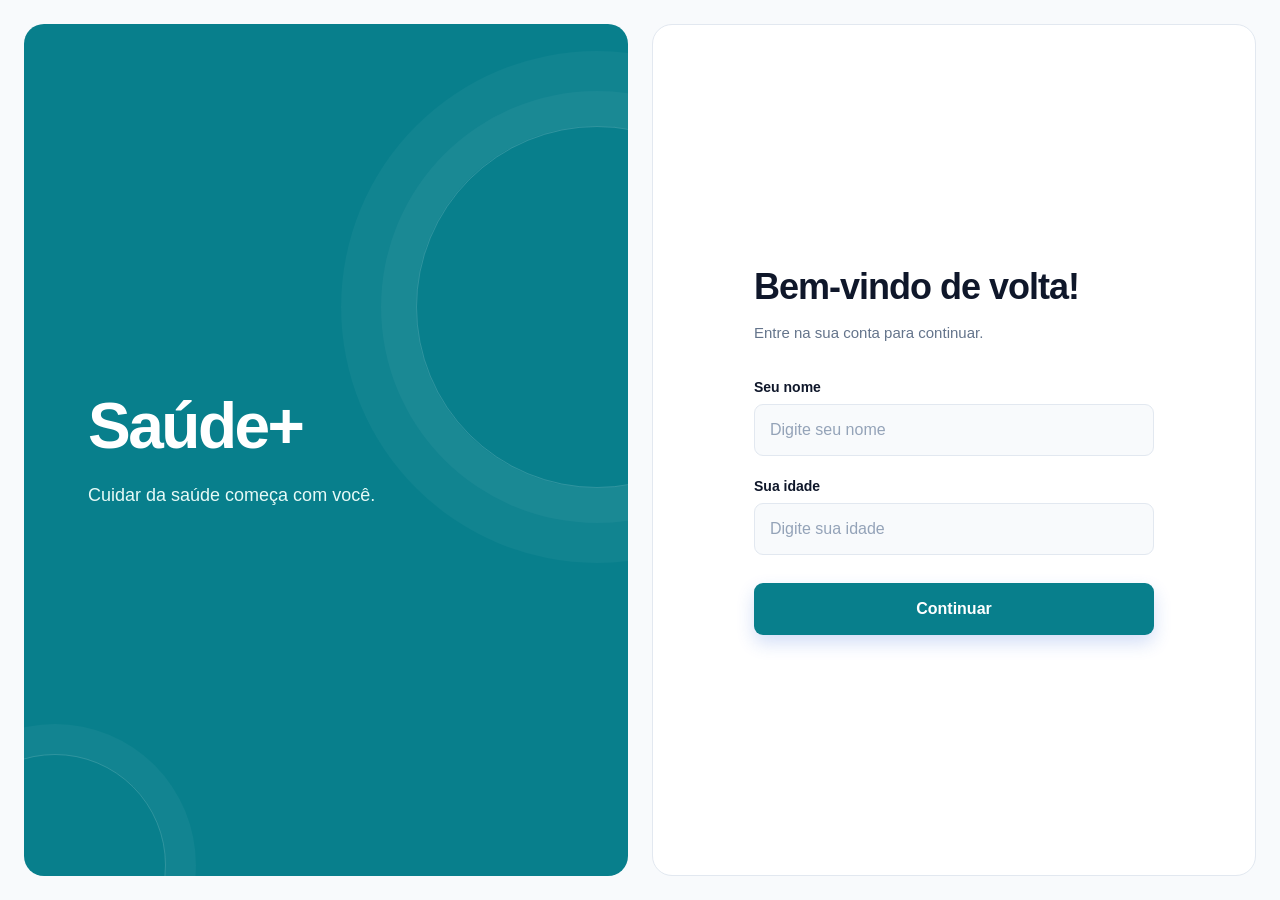
<file: index.html>
<!DOCTYPE html>
<html lang="pt-BR">
<head>
    <meta charset="UTF-8">
    <meta name="viewport" content="width=device-width, initial-scale=1.0">
    <title>Entrar | Saúde+</title>
    <link rel="stylesheet" href="global.css">
    <script src="login.js" defer></script>
</head>
<body>
    
<main class="login-container">

    <section class="login-apresentacao">
        <h1>Saúde+</h1>
        <p>Cuidar da saúde começa com você.</p>
    </section>

    
<section class="login-formulario">
    <div class="login-conteudo">
        <h2>Bem-vindo de volta!</h2>
        <p>Entre na sua conta para continuar.</p>
        
<form class="form-login">


<div class="campo">
    <label for="nome">Seu nome</label>
    <input
        type="text"
        id="nome"
        name="nome"
        placeholder="Digite seu nome"
    >
</div>

<div class="campo">
    <label for="idade">Sua idade</label>
    <input
        type="number"
        id="idade"
        name="idade"
        placeholder="Digite sua idade"
        min="1"
        max="120"
    >
</div>

<button type="submit" class="botao-continuar">
    Continuar
</button>
</form>
    </div>
</section>

</main>
</body>
</html>
</file>
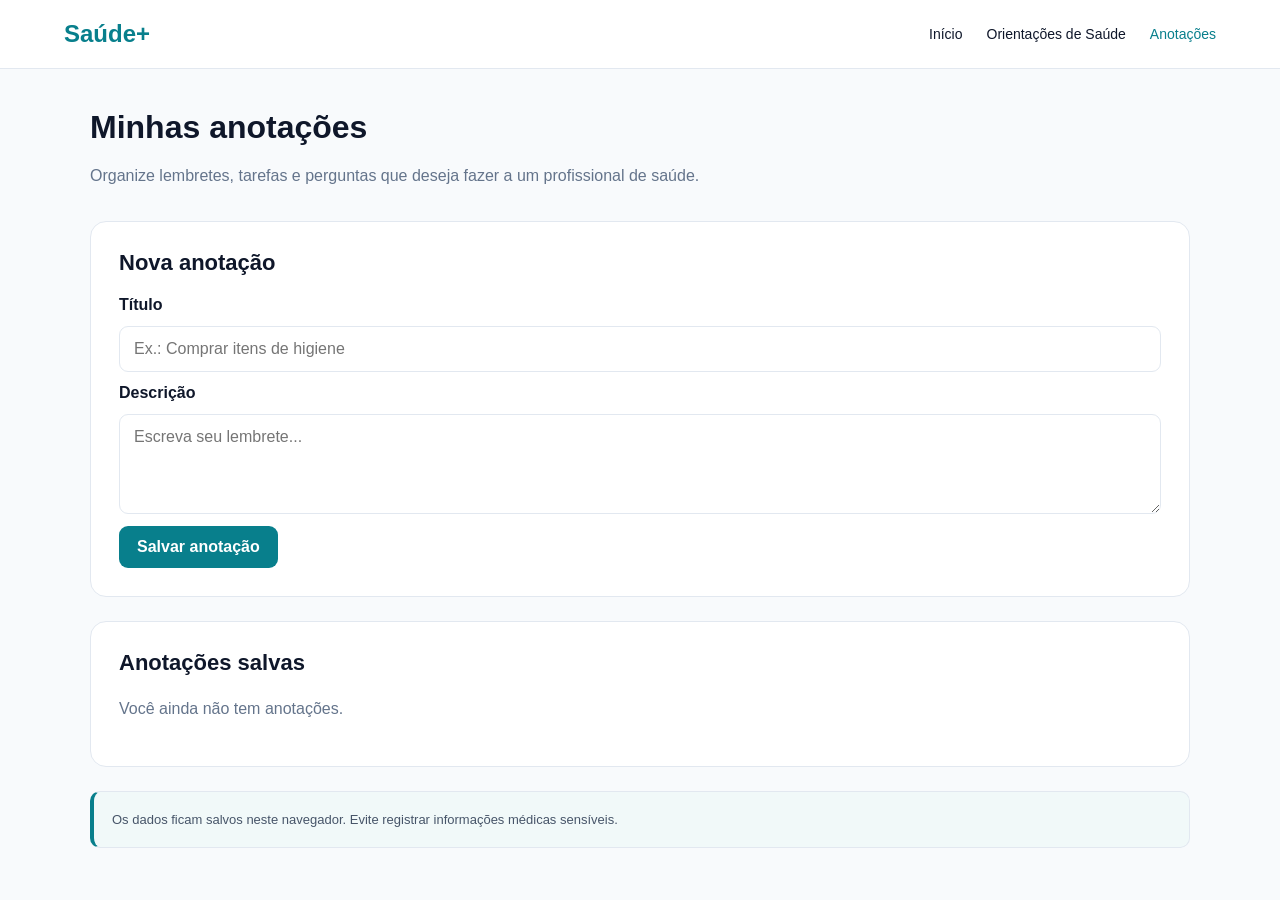
<file: anotacoes.html>
<!DOCTYPE html>
<html lang="pt-BR">

<head>
    <meta charset="UTF-8">
    <meta name="viewport" content="width=device-width, initial-scale=1.0">

    <title>Anotações | Saúde+</title>

    <link rel="stylesheet" href="global.css">
    <script src="anotacoes.js" defer></script>
</head>

<body>

    <header class="cabecalho">
        <a href="dashboard.html" class="logo">Saúde+</a>

        <nav class="navegacao" aria-label="Navegação principal">
            <a href="dashboard.html">Início</a>
            <a href="orientacoes.html">Orientações de Saúde</a>
            <a href="anotacoes.html" aria-current="page">Anotações</a>
        </nav>
    </header>

    <main class="pagina-anotacoes">

        <section class="introducao-anotacoes">
            <h1>Minhas anotações</h1>
            <p>
                Organize lembretes, tarefas e perguntas
                que deseja fazer a um profissional de saúde.
            </p>
        </section>

        <section class="formulario-anotacoes">
            <h2>Nova anotação</h2>

            <form id="form-anotacao">

                <label for="titulo-anotacao">Título</label>
                <input
                    type="text"
                    id="titulo-anotacao"
                    name="titulo"
                    placeholder="Ex.: Comprar itens de higiene"
                    maxlength="80"
                    required
                >

                <label for="descricao-anotacao">Descrição</label>
                <textarea
                    id="descricao-anotacao"
                    name="descricao"
                    placeholder="Escreva seu lembrete..."
                    rows="4"
                    maxlength="1000"
                    required
                ></textarea>

                <button type="submit">Salvar anotação</button>

            </form>
        </section>

        <section class="lista-anotacoes">
            <h2>Anotações salvas</h2>

            <p id="mensagem-anotacoes" aria-live="polite">
                Suas anotações aparecerão aqui.
            </p>

            <div id="anotacoes-container"></div>
        </section>

        <p class="aviso-privacidade">
            Os dados ficam salvos neste navegador.
            Evite registrar informações médicas sensíveis.
        </p>

    </main>

</body>
</html>
</file>
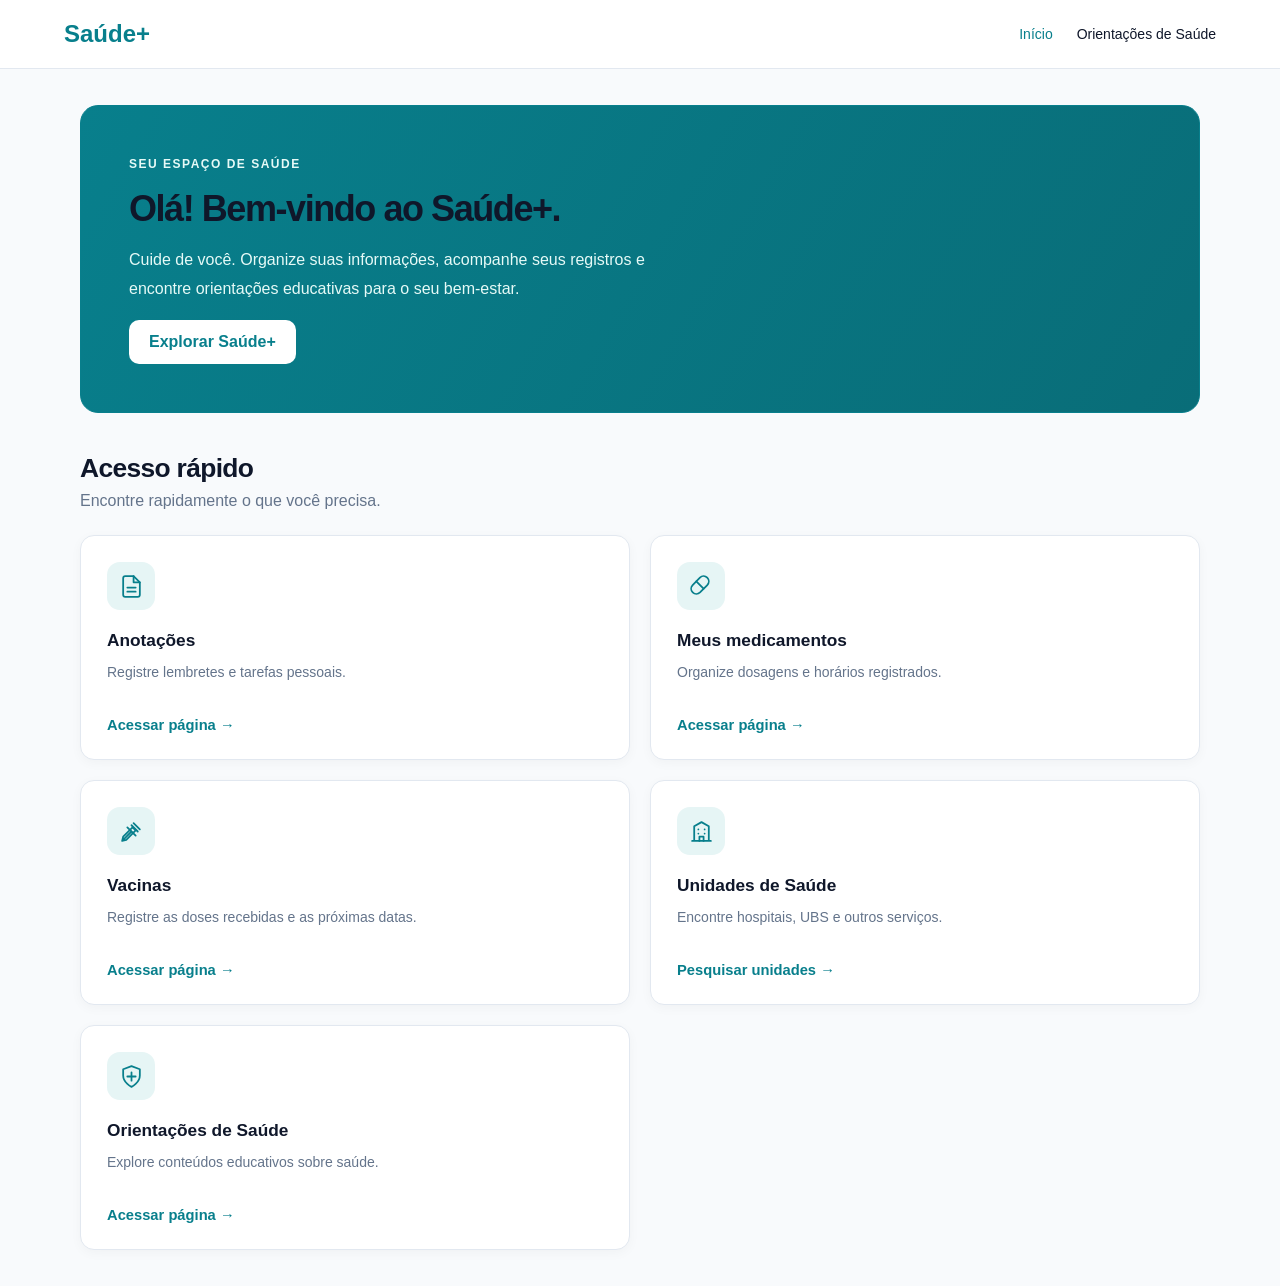
<file: dashboard.html>
<!DOCTYPE html>
<html lang="pt-BR">

<head>
    <meta charset="UTF-8">
    <meta name="viewport" content="width=device-width, initial-scale=1.0">

    <meta
        name="description"
        content="Organize suas informações e acompanhe seus cuidados com a saúde."
    >

    <title>Início | Saúde+</title>

    

    <link rel="stylesheet" href="global.css">
    <script src="dashboard.js" defer></script>
</head>

<body>

    <header class="cabecalho">
        <a href="dashboard.html" class="logo">Saúde+</a>

        <nav class="navegacao" aria-label="Navegação principal">
            <a href="dashboard.html" aria-current="page">Início</a>
            <a href="orientacoes.html">Orientações de Saúde</a>
        </nav>
    </header>

    <main class="dashboard">

        <!-- Área de boas-vindas -->
        <section class="boas-vindas">
            <div class="boas-vindas-texto">

                <p class="etiqueta">SEU ESPAÇO DE SAÚDE</p>

                <h2 id="titulo-boas-vindas">Olá!</h2>

                <p>
                    Cuide de você. Organize suas informações,
                    acompanhe seus registros e encontre orientações
                    educativas para o seu bem-estar.
                </p>

                <a href="orientacoes.html" class="botao-acao">
                    Explorar Saúde+
                </a>

            </div>
        </section>

        <!-- Atalhos rápidos -->
        <section class="atalhos">

            <h2>Acesso rápido</h2>

            <p class="atalhos-descricao">
                Encontre rapidamente o que você precisa.
            </p>

            

<div class="atalhos-lista">

    <a href="anotacoes.html" class="atalho">
        <span class="atalho-icone" aria-hidden="true">
            <svg viewBox="0 0 24 24" fill="none">
                <path d="M14 2H6a2 2 0 0 0-2 2v16a2 2 0 0 0 2 2h12a2 2 0 0 0 2-2V8z"/>
                <path d="M14 2v6h6M8 13h8M8 17h8"/>
            </svg>
        </span>
        <h3>Anotações</h3>
        <p>Registre lembretes e tarefas pessoais.</p>
        <span class="atalho-link">Acessar página →</span>
    </a>

    <a href="medicamentos.html" class="atalho">
        <span class="atalho-icone" aria-hidden="true">
            <svg viewBox="0 0 24 24" fill="none">
                <path d="M10.5 3.5a5 5 0 0 1 7.07 7.07l-7 7.07a5 5 0 0 1-7.07-7.07z"/>
                <path d="m7 7 7 7"/>
            </svg>
        </span>
        <h3>Meus medicamentos</h3>
        <p>Organize dosagens e horários registrados.</p>
        <span class="atalho-link">Acessar página →</span>
    </a>

    <a href="vacinas.html" class="atalho">
        <span class="atalho-icone" aria-hidden="true">
            <svg viewBox="0 0 24 24" fill="none">
                <path d="m14 4 6 6M12 6l6 6M4 20l8-8M3 21l4-1 9-9-3-3-9 9z"/>
                <path d="m8 8 8 8"/>
            </svg>
        </span>
        <h3>Vacinas</h3>
        <p>Registre as doses recebidas e as próximas datas.</p>
        <span class="atalho-link">Acessar página →</span>
    </a>

    <a href="unidades.html" class="atalho">
        <span class="atalho-icone" aria-hidden="true">
            <svg viewBox="0 0 24 24" fill="none">
                <path d="M3 21h18M5 21V7l7-4 7 4v14"/>
                <path d="M9 10h.01M15 10h.01M9 14h.01M15 14h.01"/>
                <path d="M10 21v-4h4v4"/>
            </svg>
        </span>
        <h3>Unidades de Saúde</h3>
        <p>Encontre hospitais, UBS e outros serviços.</p>
        <span class="atalho-link">Pesquisar unidades →</span>
    </a>

    <a href="orientacoes.html" class="atalho">
        <span class="atalho-icone" aria-hidden="true">
            <svg viewBox="0 0 24 24" fill="none">
                <path d="M12 22s8-4 8-11V5l-8-3-8 3v6c0 7 8 11 8 11z"/>
                <path d="M12 8v8M8 12h8"/>
            </svg>
        </span>
        <h3>Orientações de Saúde</h3>
        <p>Explore conteúdos educativos sobre saúde.</p>
        <span class="atalho-link">Acessar página →</span>
    </a>

</div>


        </section>

    </main>

</body>
</html>
</file>
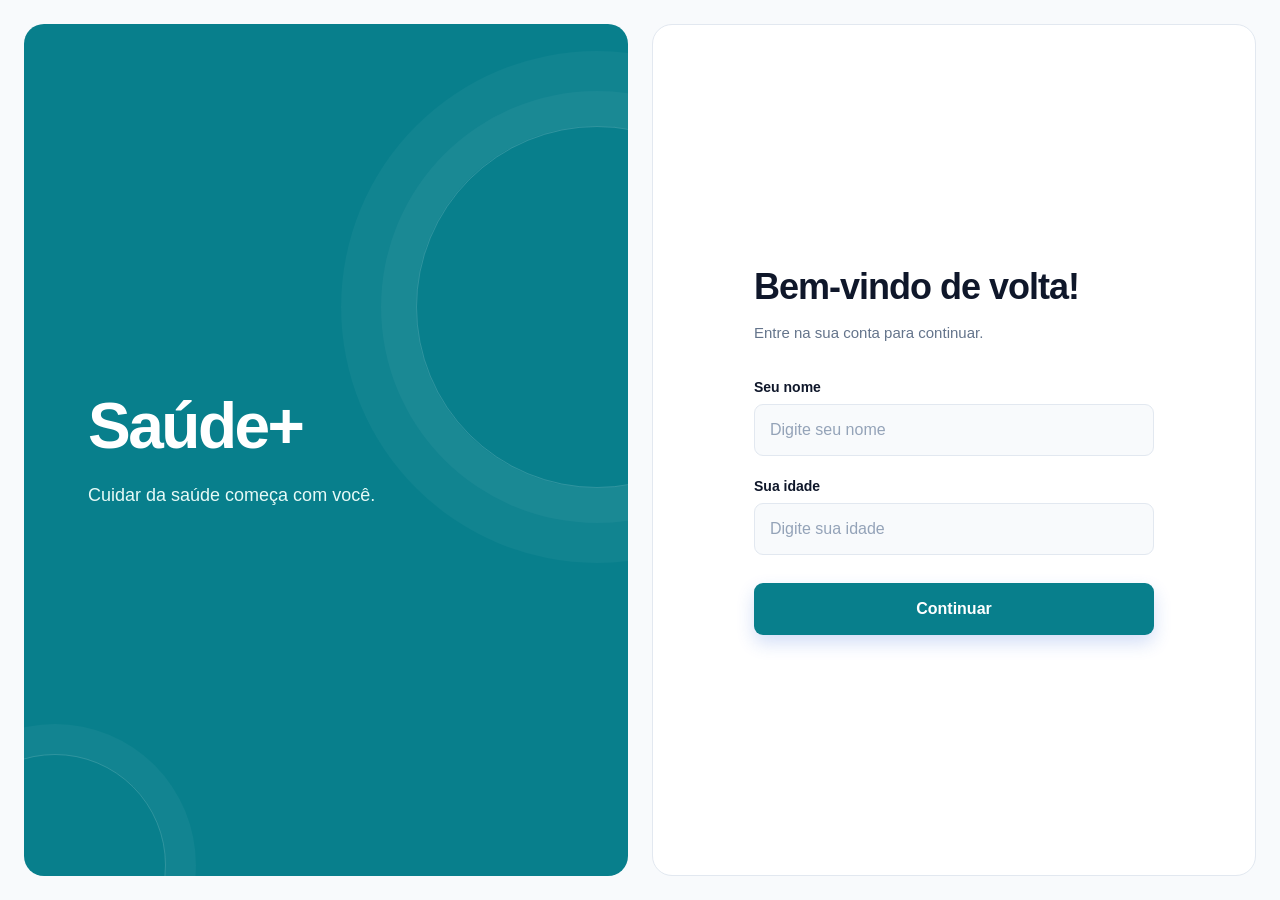
<file: login.html>
<!DOCTYPE html>
<html lang="pt-BR">
<head>
    <meta charset="UTF-8">
    <meta name="viewport" content="width=device-width, initial-scale=1.0">
    <title>Entrar | Saúde+</title>
    <link rel="stylesheet" href="global.css">
    <script src="login.js" defer></script>
</head>
<body>
    
<main class="login-container">

    <section class="login-apresentacao">
        <h1>Saúde+</h1>
        <p>Cuidar da saúde começa com você.</p>
    </section>

    
<section class="login-formulario">
    <div class="login-conteudo">
        <h2>Bem-vindo de volta!</h2>
        <p>Entre na sua conta para continuar.</p>
        
<form class="form-login">


<div class="campo">
    <label for="nome">Seu nome</label>
    <input
        type="text"
        id="nome"
        name="nome"
        placeholder="Digite seu nome"
    >
</div>

<div class="campo">
    <label for="idade">Sua idade</label>
    <input
        type="number"
        id="idade"
        name="idade"
        placeholder="Digite sua idade"
        min="1"
        max="120"
    >
</div>

<button type="submit" class="botao-continuar">
    Continuar
</button>
</form>
    </div>
</section>

</main>
</body>
</html>
</file>
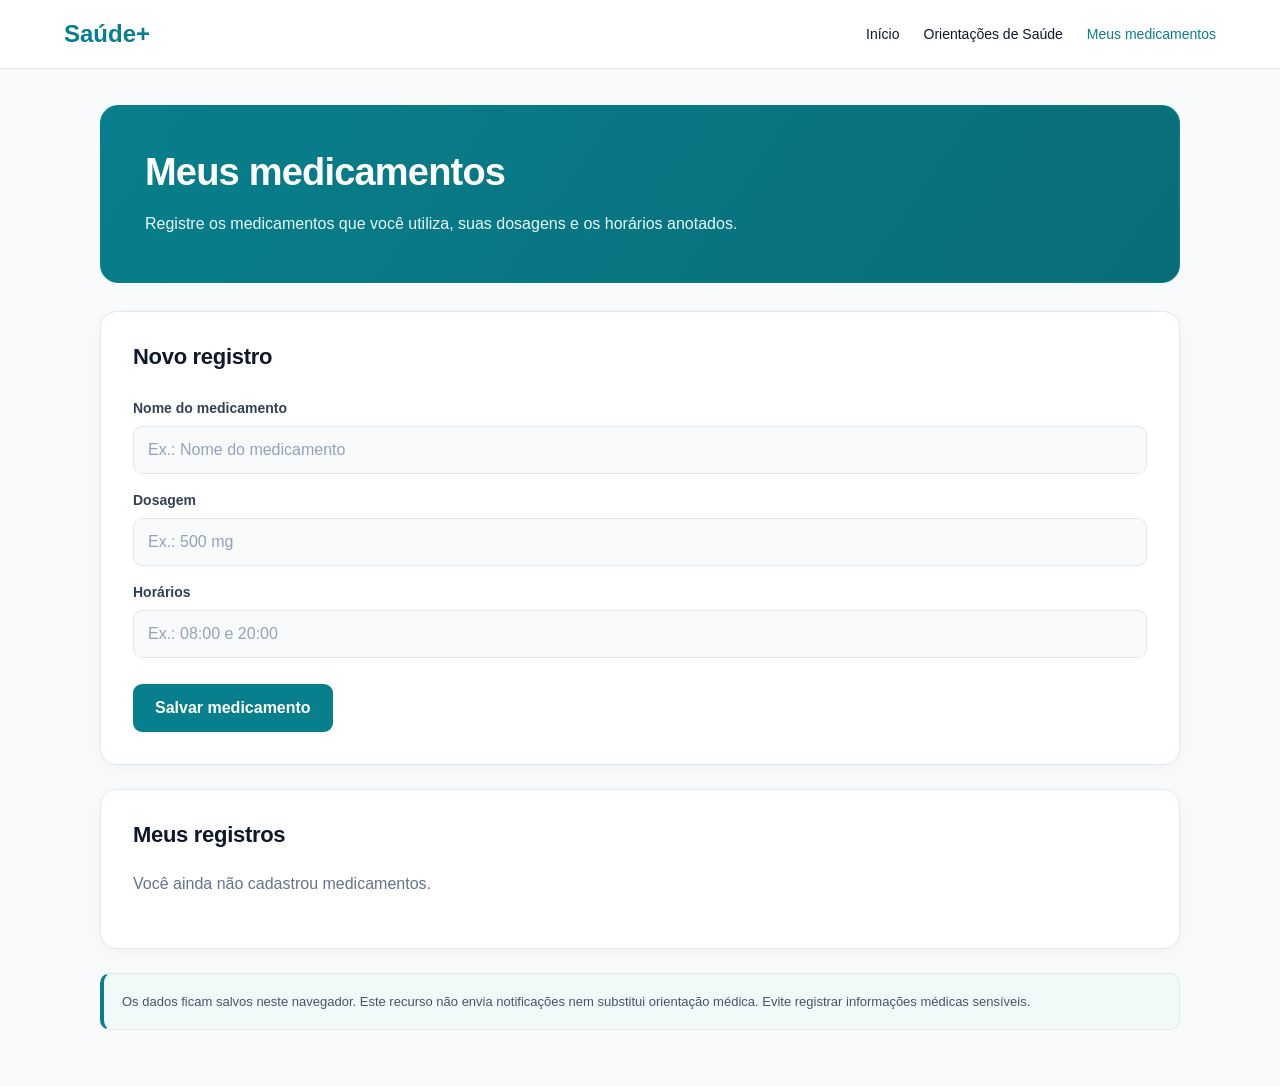
<file: medicamentos.html>
<!DOCTYPE html>
<html lang="pt-BR">

<head>
    <meta charset="UTF-8">
    <meta name="viewport" content="width=device-width, initial-scale=1.0">

    <meta
        name="description"
        content="Organize seus registros pessoais de medicamentos."
    >

    <title>Meus medicamentos | Saúde+</title>

    <link rel="stylesheet" href="global.css">
    <script src="medicamentos.js" defer></script>
</head>

<body>

    <header class="cabecalho">
        <a href="dashboard.html" class="logo">Saúde+</a>

        <nav class="navegacao" aria-label="Navegação principal">
            <a href="dashboard.html">Início</a>
            <a href="orientacoes.html">Orientações de Saúde</a>
            <a href="medicamentos.html" aria-current="page">
                Meus medicamentos
            </a>
        </nav>
    </header>

    <main class="pagina-medicamentos">

        <section class="introducao-medicamentos">
            <h1>Meus medicamentos</h1>

            <p>
                Registre os medicamentos que você utiliza,
                suas dosagens e os horários anotados.
            </p>
        </section>

        <section class="formulario-medicamentos">
            <h2>Novo registro</h2>

            <form id="form-medicamento">

                <label for="nome-medicamento">
                    Nome do medicamento
                </label>

                <input
                    type="text"
                    id="nome-medicamento"
                    name="nome"
                    placeholder="Ex.: Nome do medicamento"
                    maxlength="100"
                    required
                >

                <label for="dosagem-medicamento">
                    Dosagem
                </label>

                <input
                    type="text"
                    id="dosagem-medicamento"
                    name="dosagem"
                    placeholder="Ex.: 500 mg"
                    maxlength="60"
                    required
                >

                <label for="horarios-medicamento">
                    Horários
                </label>

                <input
                    type="text"
                    id="horarios-medicamento"
                    name="horarios"
                    placeholder="Ex.: 08:00 e 20:00"
                    maxlength="200"
                    required
                >

                <button type="submit">Salvar medicamento</button>

            </form>
        </section>

        <section class="lista-medicamentos">
            <h2>Meus registros</h2>

            <p id="mensagem-medicamentos" aria-live="polite">
                Seus medicamentos registrados aparecerão aqui.
            </p>

            <div id="medicamentos-container"></div>
        </section>

        <p class="aviso-privacidade">
            Os dados ficam salvos neste navegador. Este recurso
            não envia notificações nem substitui orientação médica.
            Evite registrar informações médicas sensíveis.
        </p>

    </main>

</body>
</html>
</file>
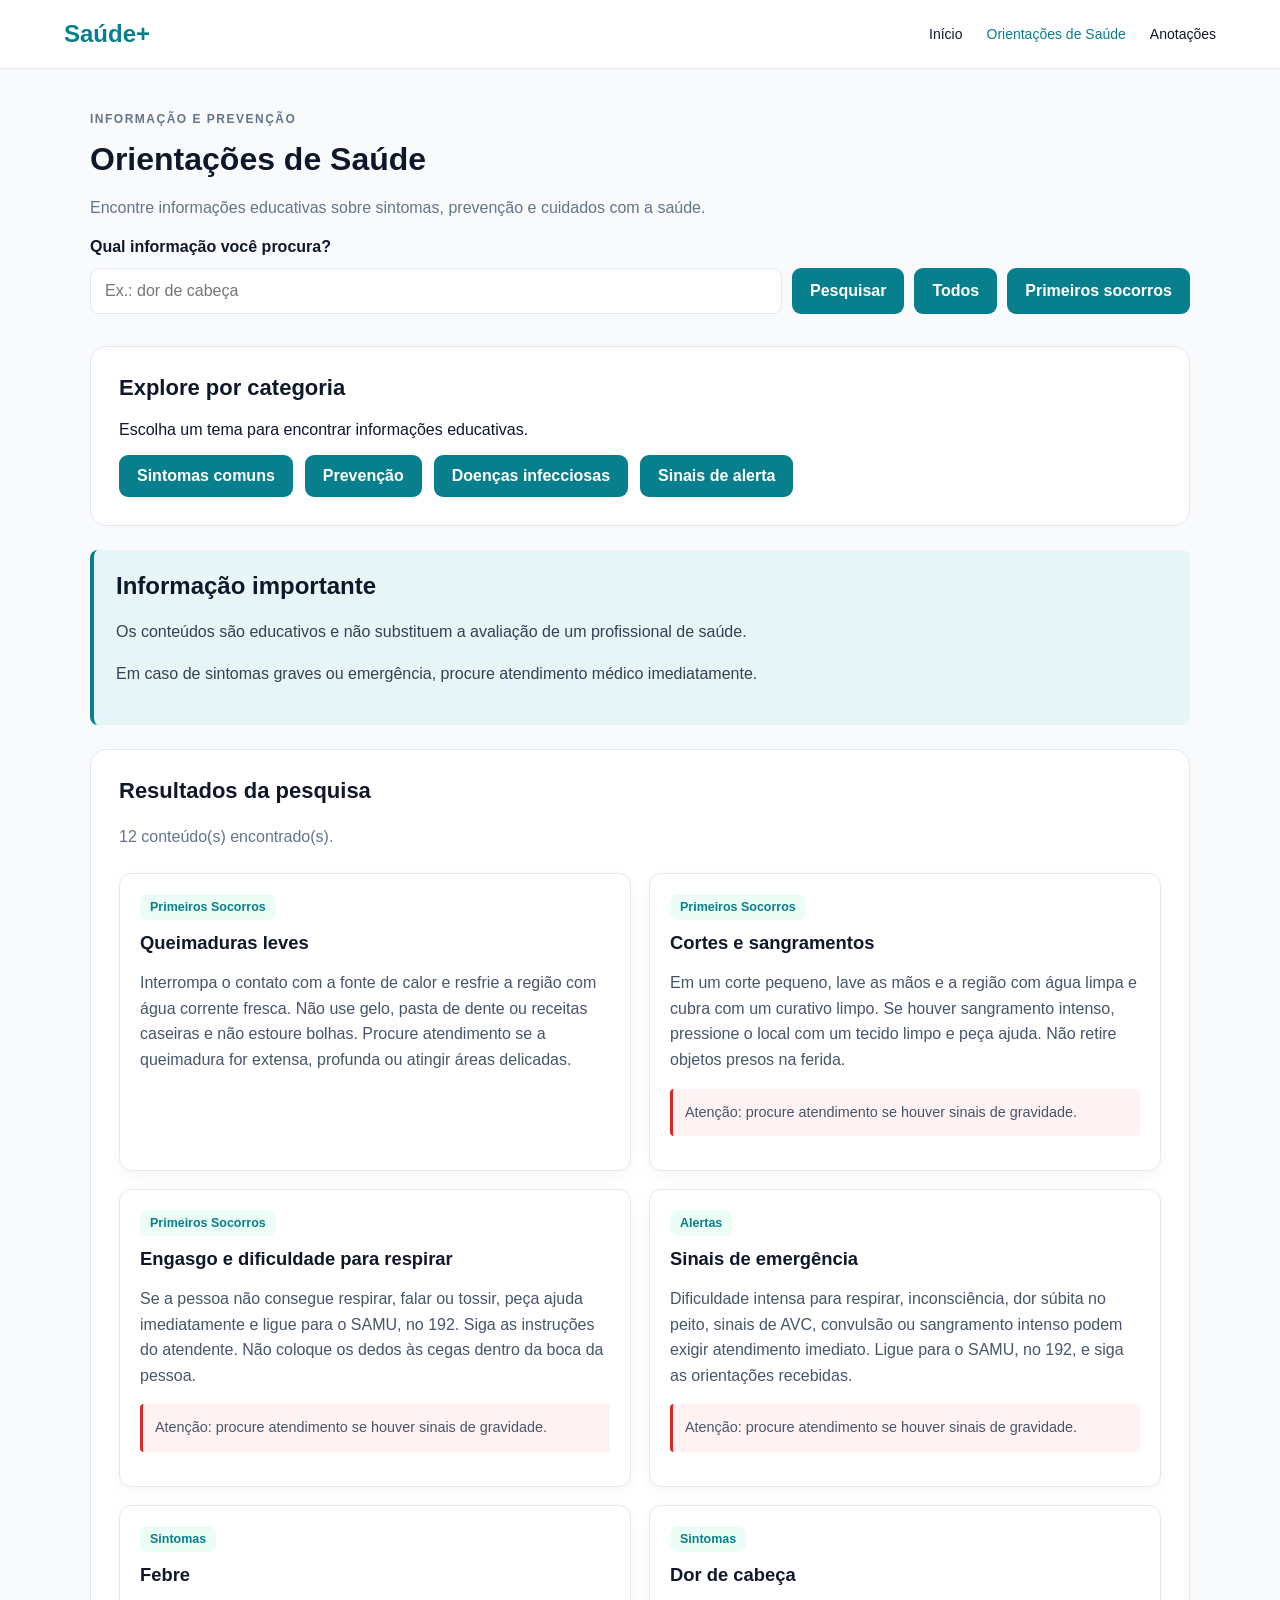
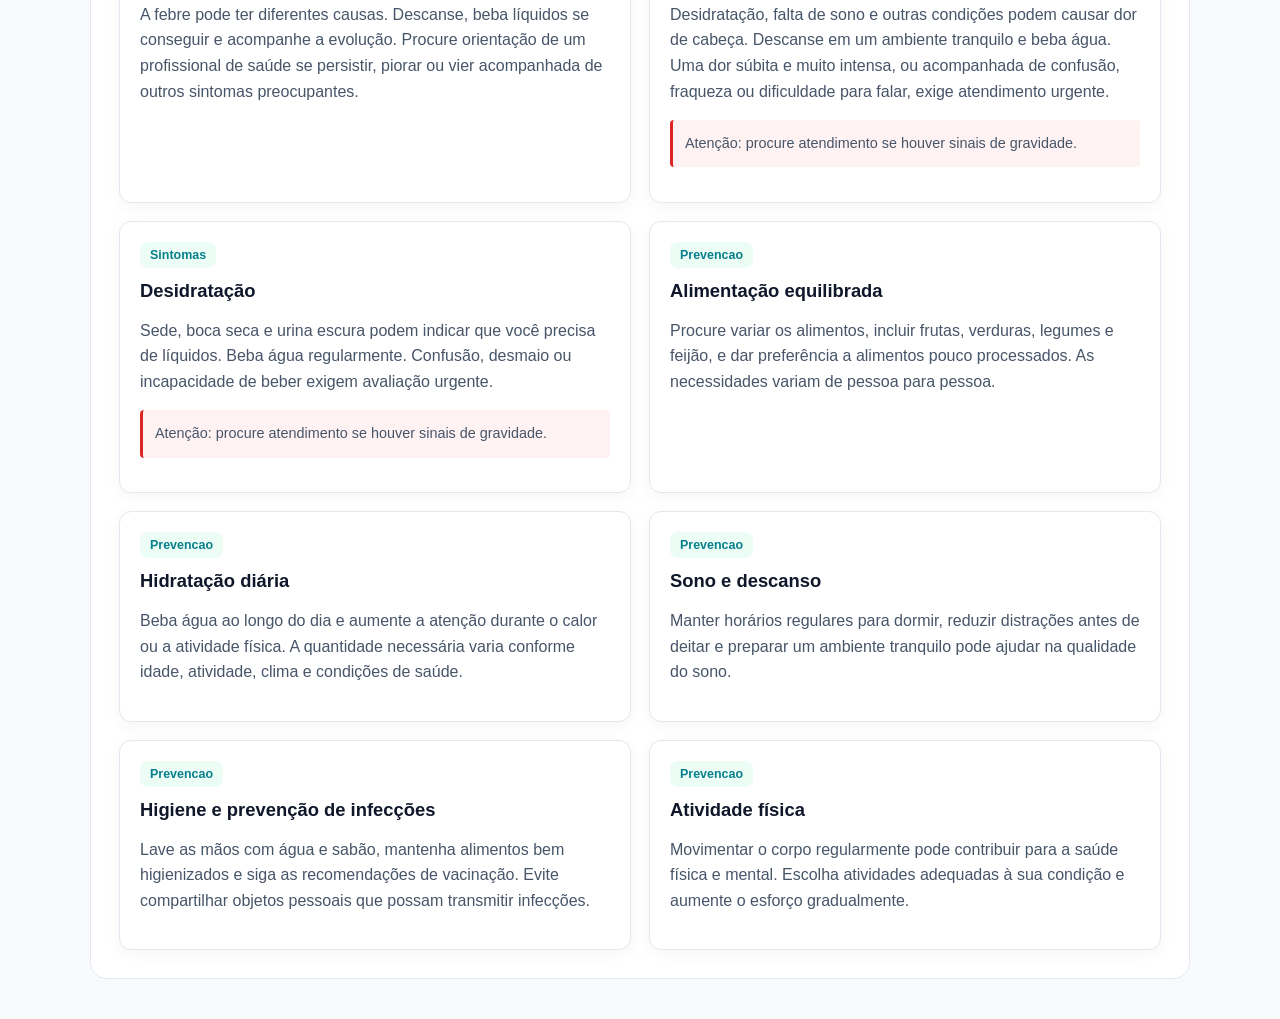
<file: orientacoes.html>
<!DOCTYPE html>
<html lang="pt-BR">

<head>
    <meta charset="UTF-8">
    <meta name="viewport" content="width=device-width, initial-scale=1.0">

    <meta
        name="description"
        content="Informações educativas sobre sintomas, prevenção e cuidados com a saúde."
    >

    <title>Orientações de Saúde | Saúde+</title>

    <link rel="stylesheet" href="global.css">
    <script src="orientacoes.js" defer></script>
</head>

<body>

    <header class="cabecalho">
        <a href="dashboard.html" class="logo">Saúde+</a>

        <nav class="navegacao" aria-label="Navegação principal">
            <a href="dashboard.html">Início</a>
            <a href="orientacoes.html" aria-current="page">
                Orientações de Saúde
            </a>
            <a href="anotacoes.html">Anotações</a>
        </nav>
    </header>

    <main class="pagina-orientacoes">

        <section class="introducao-orientacoes">
            <p class="etiqueta">INFORMAÇÃO E PREVENÇÃO</p>

            <h1>Orientações de Saúde</h1>

            <p>
                Encontre informações educativas sobre sintomas,
                prevenção e cuidados com a saúde.
            </p>

            <form id="form-busca">
                <label for="busca-sintomas">
                    Qual informação você procura?
                </label>

                <div class="campo-busca">
                    <input
                        type="search"
                        id="busca-sintomas"
                        name="sintoma"
                        placeholder="Ex.: dor de cabeça"
                        autocomplete="off"
                    >

                    <button type="submit">Pesquisar</button>                    
                    <button type="button" data-categoria="todos">Todos</button>
                    <button type="button" data-categoria="primeiros-socorros">Primeiros socorros</button>

                </div>
            </form>
        </section>

        <section class="categorias-orientacoes">
            <h2>Explore por categoria</h2>

            <p>
                Escolha um tema para encontrar informações educativas.
            </p>

            <div class="lista-categorias">
                <button type="button" data-categoria="sintomas">
                    Sintomas comuns
                </button>

                <button type="button" data-categoria="prevencao">
                    Prevenção
                </button>

                <button type="button" data-categoria="doencas">
                    Doenças infecciosas
                </button>

                <button type="button" data-categoria="alertas">
                    Sinais de alerta
                </button>
            </div>
        </section>

        <aside class="aviso-saude">
            <h2>Informação importante</h2>

            <p>
                Os conteúdos são educativos e não substituem
                a avaliação de um profissional de saúde.
            </p>

            <p>
                Em caso de sintomas graves ou emergência,
                procure atendimento médico imediatamente.
            </p>
        </aside>

        <section
            class="resultados-orientacoes"
            aria-labelledby="titulo-resultados"
        >
            <h2 id="titulo-resultados">Resultados da pesquisa</h2>

            <p id="mensagem-resultados" aria-live="polite">
                Digite um termo acima para procurar informações.
            </p>

            <div id="lista-resultados"></div>
        </section>

    </main>

</body>
</html>
</file>
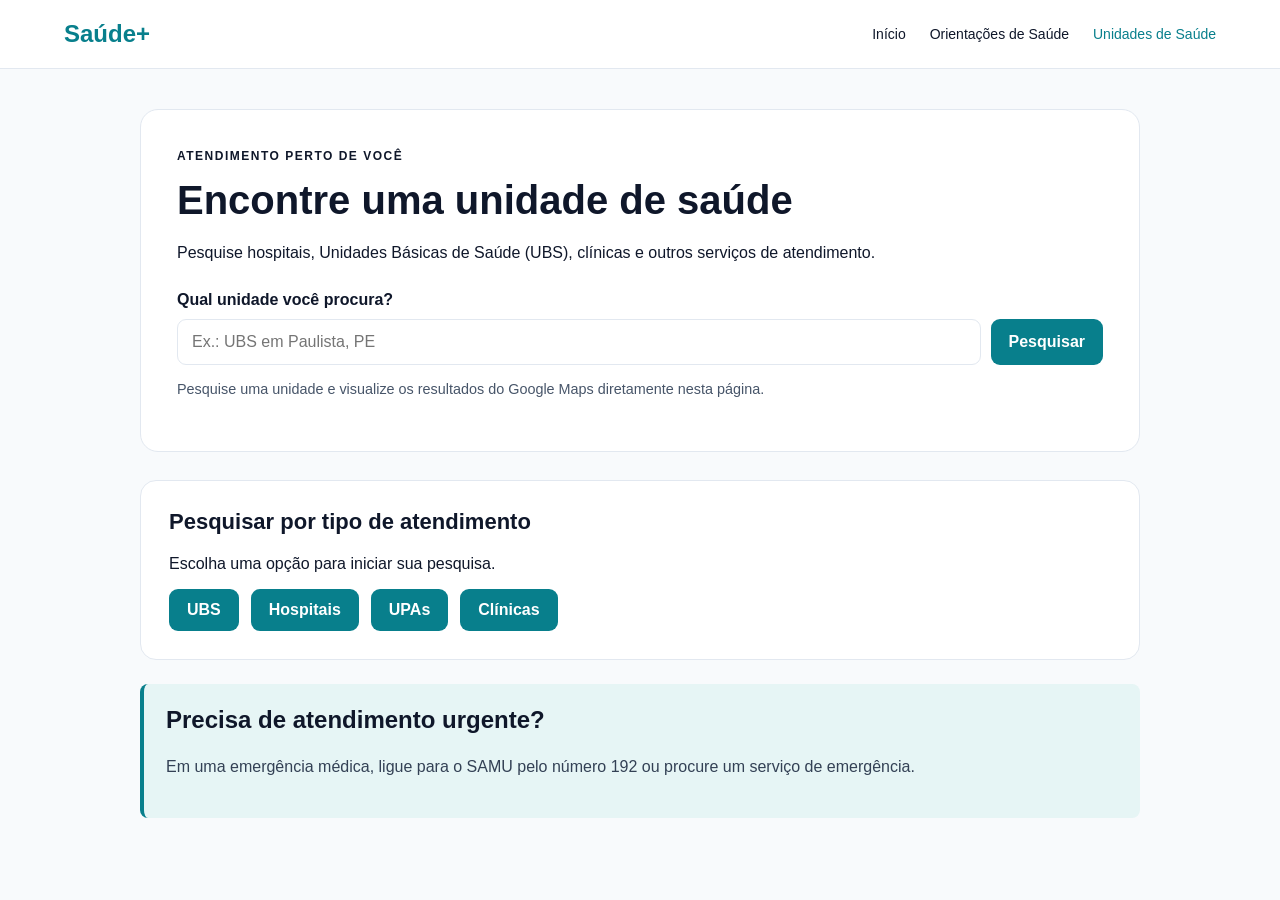
<file: unidades.html>
<!DOCTYPE html>
<html lang="pt-BR">
<head>
    <meta charset="UTF-8">
    <meta name="viewport" content="width=device-width, initial-scale=1.0">
    <meta name="description" content="Encontre unidades de saúde e consulte rotas para atendimento.">

    <title>Unidades de Saúde | Saúde+</title>

    <!-- HREF DO CSS -->
    <link rel="stylesheet" href="global.css">

    <!-- JAVASCRIPT -->
    <script src="unidades.js" defer></script>
</head>

<body>
    <header class="cabecalho">
        <a href="dashboard.html" class="logo">Saúde+</a>

        <nav class="navegacao" aria-label="Navegação principal">
            <a href="dashboard.html">Início</a>
            <a href="orientacoes.html">Orientações de Saúde</a>
            <a href="unidades.html" aria-current="page">Unidades de Saúde</a>
        </nav>
    </header>

    <main class="pagina-unidades">
        <section class="introducao-unidades">
            <p class="etiqueta">ATENDIMENTO PERTO DE VOCÊ</p>

            <h1>Encontre uma unidade de saúde</h1>

            <p>
                Pesquise hospitais, Unidades Básicas de Saúde (UBS),
                clínicas e outros serviços de atendimento.
            </p>

            <form id="form-unidades">
                <label for="busca-unidades">
                    Qual unidade você procura?
                </label>

                <div class="campo-busca">
                    <input
                        type="search"
                        id="busca-unidades"
                        placeholder="Ex.: UBS em Paulista, PE"
                        required
                        maxlength="120"
                    >

                    <button type="submit">Pesquisar</button>
                </div>
            </form>

            <p class="texto-apoio">
                Pesquise uma unidade e visualize os resultados do
                Google Maps diretamente nesta página.
            </p>
        </section>

        <section class="categorias-orientacoes">
            <h2>Pesquisar por tipo de atendimento</h2>

            <p>Escolha uma opção para iniciar sua pesquisa.</p>

            <div class="lista-categorias">
                <button type="button" data-tipo="UBS em Paulista, Pernambuco">
                    UBS
                </button>

                <button type="button" data-tipo="Hospitais em Paulista, Pernambuco">
                    Hospitais
                </button>

                <button type="button" data-tipo="UPAs em Paulista, Pernambuco">
                    UPAs
                </button>

                <button type="button" data-tipo="Clínicas médicas em Paulista, Pernambuco">
                    Clínicas
                </button>
            </div>

            <!-- MAPA APARECE AQUI -->
            <div id="mapa-unidades" class="mapa-unidades" hidden>
                <h2 id="titulo-mapa">Resultados da pesquisa</h2>

                <iframe
                    id="google-maps"
                    title="Mapa de unidades de saúde"
                    src="about:blank"
                    loading="lazy"
                    referrerpolicy="no-referrer-when-downgrade"
                    allowfullscreen>
                </iframe>

                <p class="texto-apoio">
                    Confira os endereços e as informações da unidade
                    antes de se deslocar. O Saúde+ não verifica em tempo
                    real a disponibilidade de atendimento.
                </p>

                <a
                    id="abrir-google-maps"
                    href="https://maps.google.com/"
                    target="_blank"
                    rel="noopener noreferrer">
                    Abrir pesquisa completa no Google Maps
                </a>
            </div>
        </section>

        <section class="aviso-saude">
            <h2>Precisa de atendimento urgente?</h2>

            <p>
                Em uma emergência médica, ligue para o SAMU pelo número
                192 ou procure um serviço de emergência.
            </p>
        </section>
    </main>
</body>
</html>
</file>
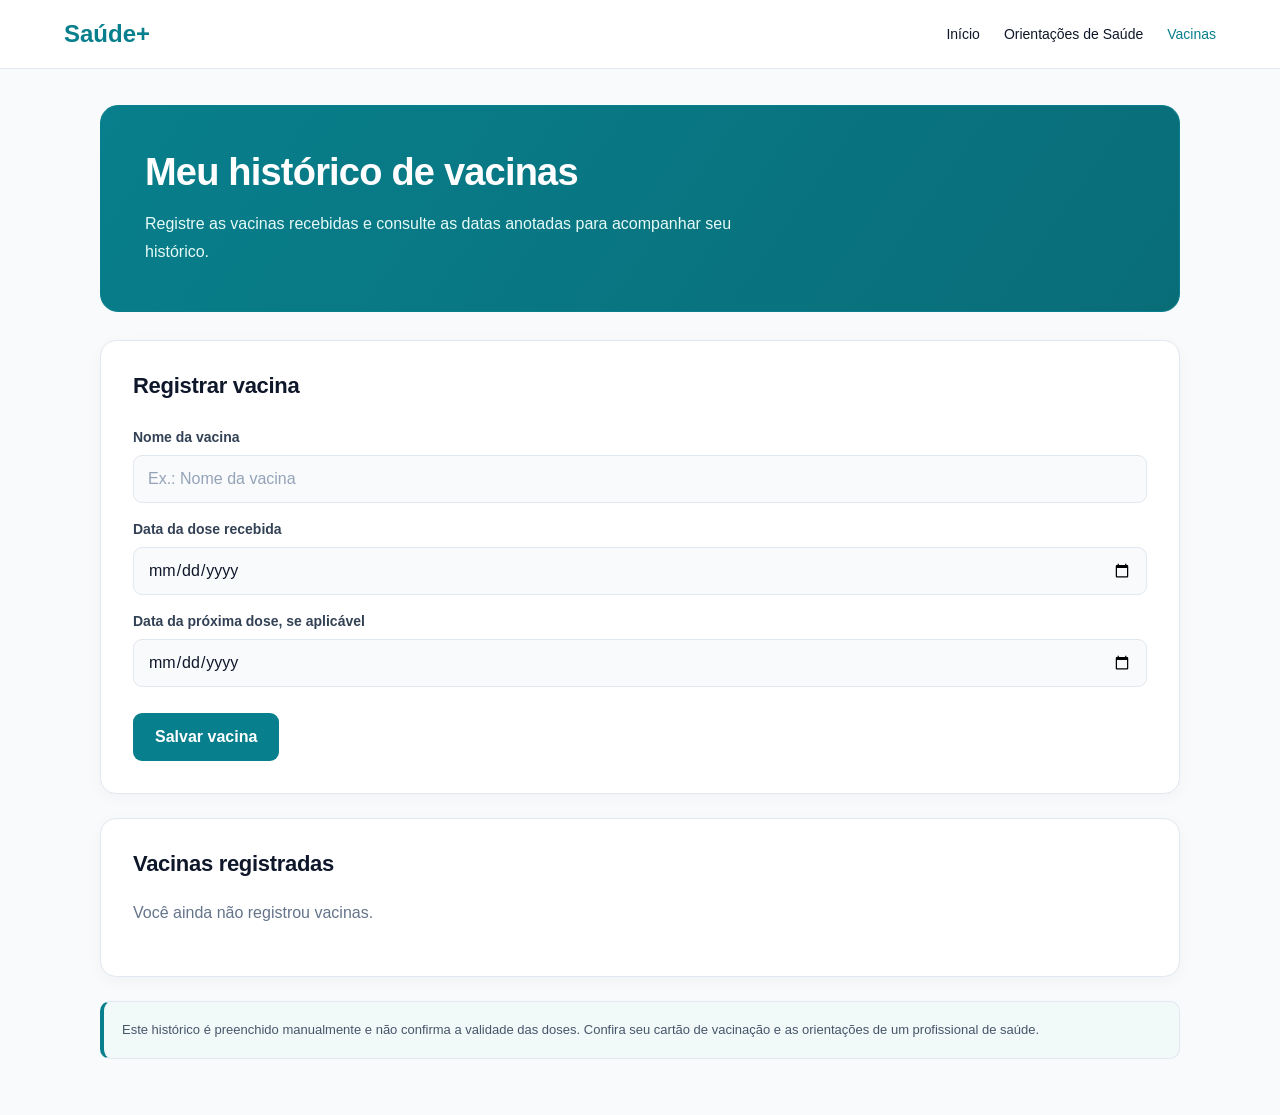
<file: vacinas.html>
<!DOCTYPE html>
<html lang="pt-BR">

<head>
    <meta charset="UTF-8">
    <meta name="viewport" content="width=device-width, initial-scale=1.0">

    <meta
        name="description"
        content="Registre as vacinas recebidas e as datas das próximas doses."
    >

    <title>Vacinas | Saúde+</title>

    <link rel="stylesheet" href="global.css">
    <script src="vacinas.js" defer></script>
</head>

<body>

    <header class="cabecalho">
        <a href="dashboard.html" class="logo">Saúde+</a>

        <nav class="navegacao" aria-label="Navegação principal">
            <a href="dashboard.html">Início</a>
            <a href="orientacoes.html">Orientações de Saúde</a>
            <a href="vacinas.html" aria-current="page">Vacinas</a>
        </nav>
    </header>

    <main class="pagina-vacinas">

        <section class="introducao-vacinas">
            <h1>Meu histórico de vacinas</h1>

            <p>
                Registre as vacinas recebidas e consulte as datas
                anotadas para acompanhar seu histórico.
            </p>
        </section>

        <section class="formulario-vacinas">
            <h2>Registrar vacina</h2>

            <form id="form-vacina">

                <label for="nome-vacina">
                    Nome da vacina
                </label>

                <input
                    type="text"
                    id="nome-vacina"
                    name="nome"
                    placeholder="Ex.: Nome da vacina"
                    maxlength="100"
                    required
                >

                <label for="data-dose">
                    Data da dose recebida
                </label>

                <input
                    type="date"
                    id="data-dose"
                    name="dataDose"
                    required
                >

                <label for="proxima-dose">
                    Data da próxima dose, se aplicável
                </label>

                <input
                    type="date"
                    id="proxima-dose"
                    name="proximaDose"
                >

                <button type="submit">Salvar vacina</button>

            </form>
        </section>

        <section class="lista-vacinas">
            <h2>Vacinas registradas</h2>

            <p id="mensagem-vacinas" aria-live="polite">
                Suas vacinas registradas aparecerão aqui.
            </p>

            <div id="vacinas-container"></div>
        </section>

        <p class="aviso-privacidade">
            Este histórico é preenchido manualmente e não confirma
            a validade das doses. Confira seu cartão de vacinação
            e as orientações de um profissional de saúde.
        </p>

    </main>

</body>
</html>
</file>
<file: global.css>
:root {
    --cor-principal: #087F8C;
    --cor-destaque: #10B981;
    --cor-escura: #0F172A;
    --cor-fundo: #F8FAFC;
    --cor-branca: #FFFFFF;
    --cor-borda: #E2E8F0;
    --cor-erro: #DC2626;
}

* {
    box-sizing: border-box;
}

html,
body {
    min-height: 100%;
}

body {
    min-height: 100vh;
    margin: 0;
    font-family: Arial, sans-serif;
    color: var(--cor-escura);
    background-color: var(--cor-fundo);
}

button,
input,
textarea,
select {
    font: inherit;
}

button {
    cursor: pointer;
}

/* CABEÇALHO */

.cabecalho {
    display: flex;
    justify-content: space-between;
    align-items: center;
    gap: 20px;
    padding: 20px 5%;
    background-color: var(--cor-branca);
    border-bottom: 1px solid var(--cor-borda);
}

.logo {
    color: var(--cor-principal);
    font-size: 24px;
    font-weight: bold;
    text-decoration: none;
}

.navegacao {
    display: flex;
    flex-wrap: wrap;
    gap: 24px;
}

.navegacao a {
    color: var(--cor-escura);
    font-size: 14px;
    text-decoration: none;
}

.navegacao a:hover,
.navegacao a[aria-current="page"] {
    color: var(--cor-principal);
}

/* LOGIN */

.login-container {
    display: flex;
    min-height: 100vh;
}

.login-formulario {
    display: flex;
    flex: 1;
    flex-direction: column;
    align-items: center;
    justify-content: center;
    padding: 48px;
    background-color: var(--cor-branca);
}

.login-conteudo {
    width: 100%;
    max-width: 420px;
}

.login-conteudo h2 {
    margin: 0 0 12px;
    color: var(--cor-escura);
    font-size: 32px;
}

.login-conteudo p {
    margin: 0;
    color: #64748B;
    font-size: 16px;
    line-height: 1.6;
}

.login-apresentacao {
    display: flex;
    flex: 1;
    flex-direction: column;
    justify-content: center;
    padding: 48px;
    color: var(--cor-branca);
    background-color: var(--cor-escura);
}

/* DASHBOARD */

.dashboard {
    padding: 36px 5%;
}

.boas-vindas {
    padding: 36px;
    border-radius: 18px;
    color: var(--cor-branca);
    background-color: var(--cor-principal);
}

.boas-vindas-texto {
    max-width: 620px;
}

.etiqueta {
    margin: 0 0 12px;
    font-size: 12px;
    font-weight: bold;
    letter-spacing: 1.5px;
}

.boas-vindas h2 {
    margin: 0 0 12px;
    font-size: 32px;
}


.boas-vindas-texto > p:not(.etiqueta) {
    color: #E6FAF7;
    max-width: 580px;
    line-height: 1.8;
}


.botao-acao {
    display: inline-block;
    padding: 13px 20px;
    border: none;
    border-radius: 10px;
    color: var(--cor-principal);
    background-color: var(--cor-branca);
    font-weight: bold;
    text-decoration: none;
    transition: transform 0.2s, background-color 0.2s;
}

.botao-acao:hover {
    transform: translateY(-2px);
    background-color: #F0FDFA;
}

/* ATALHOS DO DASHBOARD */

.atalhos {
    margin-top: 36px;
}

.atalhos > h2 {
    margin: 0 0 8px;
    color: var(--cor-escura);
    font-size: 24px;
}

.atalhos-descricao {
    margin: 0 0 22px;
    color: #64748B;
    line-height: 1.6;
}

.atalhos-lista {
    display: grid;
    grid-template-columns: repeat(2, minmax(0, 1fr));
    gap: 20px;
}

.atalho {
    display: flex;
    min-width: 0;
    min-height: 220px;
    flex-direction: column;
    align-items: flex-start;
    padding: 24px;
    border: 1px solid var(--cor-borda);
    border-radius: 16px;
    color: var(--cor-escura);
    background-color: var(--cor-branca);
    text-decoration: none;
    box-shadow: 0 2px 8px rgba(15, 23, 42, 0.03);
    transition: transform 0.2s, box-shadow 0.2s, border-color 0.2s;
}

.atalho:hover {
    transform: translateY(-3px);
    border-color: var(--cor-principal);
    box-shadow: 0 10px 26px rgba(15, 23, 42, 0.08);
}

.atalho:focus-visible {
    outline: 3px solid var(--cor-destaque);
    outline-offset: 4px;
}

.atalho-icone {
    display: flex;
    width: 48px;
    height: 48px;
    align-items: center;
    justify-content: center;
    margin-bottom: 18px;
    border-radius: 12px;
    color: var(--cor-principal);
    background-color: #E6F5F5;
}

.atalho-icone svg {
    width: 25px;
    height: 25px;
    fill: none;
    stroke: currentColor;
    stroke-width: 1.7;
    stroke-linecap: round;
    stroke-linejoin: round;
}

.atalho h3 {
    margin: 0 0 8px;
    font-size: 18px;
    line-height: 1.4;
}

.atalho p {
    margin: 0 0 18px;
    color: #64748B;
    font-size: 14px;
    line-height: 1.6;
}

.atalho-link {
    margin-top: auto;
    color: var(--cor-principal);
    font-size: 14px;
    font-weight: bold;
}

/* ATENDIMENTOS */

.proximos-atendimentos {
    margin-top: 36px;
}

.secao-cabecalho {
    margin-bottom: 20px;
}

.secao-cabecalho h2 {
    margin: 0 0 8px;
    font-size: 24px;
}

.secao-cabecalho p {
    margin: 0;
    color: #64748B;
    line-height: 1.6;
}

#lista-atendimentos {
    padding: 22px;
    border: 1px solid var(--cor-borda);
    border-radius: 14px;
    background-color: var(--cor-branca);
}

#mensagem-atendimentos {
    margin: 0;
    color: #64748B;
    line-height: 1.6;
}

/* PÁGINAS DE ANOTAÇÕES E ORIENTAÇÕES */

.pagina-anotacoes,
.pagina-orientacoes {
    width: 90%;
    max-width: 1100px;
    margin: 40px auto;
}

.introducao-anotacoes,
.introducao-orientacoes {
    margin-bottom: 32px;
}

.introducao-anotacoes h1,
.introducao-orientacoes h1 {
    margin: 0 0 12px;
    color: var(--cor-escura);
    font-size: 32px;
}

.introducao-anotacoes p,
.introducao-orientacoes p {
    color: #64748B;
    line-height: 1.7;
}

/* CARTÕES DOS FORMULÁRIOS */

.formulario-anotacoes,
.lista-anotacoes,
.categorias-orientacoes,
.resultados-orientacoes {
    margin-bottom: 24px;
    padding: 28px;
    border: 1px solid var(--cor-borda);
    border-radius: 16px;
    background-color: var(--cor-branca);
}

.formulario-anotacoes h2,
.lista-anotacoes h2,
.categorias-orientacoes h2,
.resultados-orientacoes h2 {
    margin-top: 0;
    margin-bottom: 20px;
    color: var(--cor-escura);
    font-size: 22px;
}

/* FORMULÁRIO DE ANOTAÇÕES */

#form-anotacao,
#form-busca {
    display: flex;
    flex-direction: column;
    gap: 12px;
}

#form-anotacao label,
#form-busca label {
    color: var(--cor-escura);
    font-weight: 600;
}

#form-anotacao input,
#form-anotacao textarea,
#busca-sintomas {
    width: 100%;
    min-width: 0;
    padding: 13px 14px;
    border: 1px solid var(--cor-borda);
    border-radius: 9px;
    color: var(--cor-escura);
    background-color: var(--cor-branca);
}

#form-anotacao textarea {
    resize: vertical;
    font-family: inherit;
}

#form-anotacao input:focus,
#form-anotacao textarea:focus,
#busca-sintomas:focus {
    outline: 2px solid var(--cor-principal);
    outline-offset: 2px;
}

/* BOTÕES */

#form-anotacao button,
#form-busca button,
#medicamentos-container button,
#vacinas-container button {
    width: fit-content;
    padding: 12px 18px;
    border: none;
    border-radius: 9px;
    color: var(--cor-branca);
    background-color: var(--cor-principal);
    font-weight: 600;
    cursor: pointer;
}

#form-anotacao button:hover,
#form-busca button:hover {
    background-color: #066873;
}

/* CARTÕES DE REGISTROS */

#anotacoes-container,
#lista-resultados,
#medicamentos-container,
#vacinas-container {
    display: grid;
    grid-template-columns: repeat(2, minmax(0, 1fr));
    gap: 18px;
}

#anotacoes-container article,
#lista-resultados article,
#medicamentos-container article,
#vacinas-container article {
    min-width: 0;
    padding: 20px;
    overflow-wrap: anywhere;
    border: 1px solid var(--cor-borda);
    border-radius: 12px;
    background-color: var(--cor-branca);
}

#anotacoes-container h3,
#lista-resultados h3,
#medicamentos-container h3,
#vacinas-container h3 {
    margin-top: 0;
    color: var(--cor-escura);
}

#anotacoes-container p,
#lista-resultados p,
#medicamentos-container p,
#vacinas-container p {
    color: #475569;
    line-height: 1.6;
}

#anotacoes-container p {
    white-space: pre-wrap;
}

#mensagem-anotacoes,
#mensagem-resultados,
#mensagem-medicamentos,
#mensagem-vacinas {
    color: #64748B;
    line-height: 1.6;
}

/* ORIENTAÇÕES DE SAÚDE */

.campo-busca {
    display: flex;
    align-items: stretch;
    gap: 12px;
}

.campo-busca input {
    flex: 1;
    min-width: 0;
}

.categorias-orientacoes {
    margin-top: 24px;
}

.lista-categorias {
    display: flex;
    flex-wrap: wrap;
    gap: 12px;
}

.lista-categorias button {
    padding: 11px 16px;
    border: 1px solid var(--cor-borda);
    border-radius: 9px;
    color: var(--cor-escura);
    background-color: var(--cor-branca);
    cursor: pointer;
}

.lista-categorias button:hover {
    border-color: var(--cor-principal);
    color: var(--cor-principal);
}

.aviso-saude {
    margin-bottom: 24px;
    padding: 22px;
    border-left: 4px solid var(--cor-principal);
    border-radius: 8px;
    background-color: #E6F5F5;
}

.aviso-saude h2 {
    margin-top: 0;
    color: var(--cor-escura);
}

.aviso-saude p {
    color: #334155;
    line-height: 1.6;
}

/* MEDICAMENTOS E VACINAS */

.pagina-medicamentos,
.pagina-vacinas {
    width: 90%;
    max-width: 1100px;
    margin: 40px auto;
}

.introducao-medicamentos,
.introducao-vacinas {
    margin-bottom: 32px;
}

.introducao-medicamentos h1,
.introducao-vacinas h1 {
    margin: 0 0 12px;
    color: var(--cor-escura);
    font-size: 32px;
}

.introducao-medicamentos p,
.introducao-vacinas p {
    color: #64748B;
    line-height: 1.7;
}

.formulario-medicamentos,
.lista-medicamentos,
.formulario-vacinas,
.lista-vacinas {
    margin-bottom: 24px;
    padding: 28px;
    border: 1px solid var(--cor-borda);
    border-radius: 16px;
    background-color: var(--cor-branca);
}

.formulario-medicamentos h2,
.lista-medicamentos h2,
.formulario-vacinas h2,
.lista-vacinas h2 {
    margin-top: 0;
    margin-bottom: 20px;
    color: var(--cor-escura);
    font-size: 22px;
}

#form-medicamento,
#form-vacina {
    display: flex;
    flex-direction: column;
    gap: 12px;
}

#form-medicamento label,
#form-vacina label {
    color: var(--cor-escura);
    font-weight: 600;
}

#form-medicamento input,
#form-vacina input {
    width: 100%;
    min-width: 0;
    padding: 13px 14px;
    border: 1px solid var(--cor-borda);
    border-radius: 9px;
    color: var(--cor-escura);
    background-color: var(--cor-branca);
}

#form-medicamento input:focus,
#form-vacina input:focus {
    outline: 2px solid var(--cor-principal);
    outline-offset: 2px;
}

#medicamentos-container button,
#vacinas-container button {
    color: #991B1B;
    background-color: #FEE2E2;
}

/* AVISOS DE PRIVACIDADE */

.aviso-privacidade {
    margin: 24px 0;
    color: #64748B;
    font-size: 13px;
    line-height: 1.6;
}

/* RESPONSIVIDADE */

@media (max-width: 800px) {
    .cabecalho {
        align-items: flex-start;
        flex-direction: column;
    }

    .navegacao {
        gap: 16px;
    }

    .login-formulario,
    .login-apresentacao {
        padding: 32px;
    }
}

@media (max-width: 600px) {
    .dashboard {
        padding: 24px 4%;
    }

    .boas-vindas {
        padding: 24px;
    }

    .boas-vindas h2 {
        font-size: 26px;
    }

    .atalhos-lista,
    #anotacoes-container,
    #lista-resultados,
    #medicamentos-container,
    #vacinas-container {
        grid-template-columns: 1fr;
    }

    .atalho {
        min-height: 0;
        padding: 20px;
    }

    .pagina-anotacoes,
    .pagina-orientacoes,
    .pagina-medicamentos,
    .pagina-vacinas {
        width: 92%;
        margin: 24px auto;
    }

    .introducao-anotacoes h1,
    .introducao-orientacoes h1,
    .introducao-medicamentos h1,
    .introducao-vacinas h1 {
        font-size: 27px;
    }

    .formulario-anotacoes,
    .lista-anotacoes,
    .categorias-orientacoes,
    .resultados-orientacoes,
    .formulario-medicamentos,
    .lista-medicamentos,
    .formulario-vacinas,
    .lista-vacinas {
        padding: 20px;
    }

    .campo-busca {
        flex-direction: column;
    }

    .campo-busca button {
        width: 100%;
    }

    .login-container {
        flex-direction: column;
    }
}

/* Página de Unidades de Saúde */

.pagina-unidades {
    width: min(100% - 32px, 1000px);
    margin: 40px auto;
}

.introducao-unidades {
    padding: 36px;
    background: var(--cor-branca);
    border: 1px solid var(--cor-borda);
    border-radius: 18px;
    margin-bottom: 28px;
}

.introducao-unidades h1 {
    color: var(--cor-escura);
    font-size: clamp(1.8rem, 4vw, 2.5rem);
    margin: 12px 0;
}

.introducao-unidades > p {
    line-height: 1.7;
}

.introducao-unidades form {
    margin-top: 24px;
}

.introducao-unidades label {
    display: block;
    font-weight: 600;
    margin-bottom: 10px;
}

.campo-busca {
    display: flex;
    gap: 10px;
}

.campo-busca input {
    flex: 1;
    min-width: 0;
    padding: 13px 14px;
    border: 1px solid var(--cor-borda);
    border-radius: 9px;
    font: inherit;
}

.campo-busca button,
.lista-categorias button {
    padding: 12px 18px;
    border: none;
    border-radius: 9px;
    background: var(--cor-principal);
    color: var(--cor-branca);
    font: inherit;
    font-weight: 600;
    cursor: pointer;
}

.campo-busca button:hover,
.lista-categorias button:hover {
    filter: brightness(0.92);
}

.campo-busca input:focus-visible,
.campo-busca button:focus-visible,
.lista-categorias button:focus-visible {
    outline: 3px solid var(--cor-destaque);
    outline-offset: 3px;
}

.texto-apoio {
    color: #475569;
    font-size: 0.9rem;
    margin-top: 12px;
}

.pagina-unidades .categorias-orientacoes,
.pagina-unidades .aviso-saude {
    margin-top: 24px;
}

@media (max-width: 600px) {
    .introducao-unidades {
        padding: 22px;
    }

    .campo-busca {
        flex-direction: column;
    }

    .campo-busca button {
        width: 100%;
    }
}

/* Refinamento visual do dashboard */

.dashboard {
    width: min(100% - 32px, 1100px);
    margin: 36px auto;
}

.boas-vindas {
    border-radius: 22px;
    overflow: hidden;
    padding: clamp(28px, 5vw, 52px);
    background: linear-gradient(135deg, #ECFDF5 0%, #F0FDFA 55%, #FFFFFF 100%);
    border: 1px solid #CCFBF1;
    margin-bottom: 36px;
}

.boas-vindas h2 {
    color: #0F172A;
    font-size: clamp(2rem, 4vw, 2.8rem);
    letter-spacing: -0.04em;
    margin: 10px 0 14px;
}

.boas-vindas p {
    max-width: 650px;
    line-height: 1.75;
    color: #475569;
}

.atalhos {
    margin: 36px 0;
}

.atalhos > h2,
.proximos-atendimentos h2 {
    color: #0F172A;
    font-size: 1.65rem;
    letter-spacing: -0.025em;
}

.atalhos-descricao {
    color: #64748B;
    margin-top: -4px;
    margin-bottom: 22px;
}

.atalhos-lista {
    display: grid;
    grid-template-columns: repeat(2, minmax(0, 1fr));
    gap: 18px;
}

.atalho {
    min-width: 0;
    padding: 24px;
    background: #FFFFFF;
    border: 1px solid #E2E8F0;
    border-radius: 16px;
    text-decoration: none;
    color: #0F172A;
    box-shadow: 0 3px 12px rgba(15, 23, 42, 0.035);
    transition: transform 180ms ease, box-shadow 180ms ease,
        border-color 180ms ease;
}

.atalho:hover {
    transform: translateY(-3px);
    border-color: #99DCD4;
    box-shadow: 0 10px 25px rgba(15, 23, 42, 0.08);
}

.atalho:focus-visible {
    outline: 3px solid #10B981;
    outline-offset: 3px;
}

.atalho-icone {
    display: flex;
    align-items: center;
    justify-content: center;
    width: 48px;
    height: 48px;
    margin-bottom: 18px;
    border-radius: 13px;
    background: #ECFDF5;
    color: #087F8C;
}

.atalho h3 {
    margin: 0 0 8px;
    font-size: 1.08rem;
}

.atalho p {
    color: #64748B;
    line-height: 1.6;
    margin: 0 0 18px;
}

.atalho-link {
    color: #087F8C;
    font-weight: 600;
    font-size: 0.92rem;
}

@media (max-width: 600px) {
    .dashboard {
        width: min(100% - 24px, 1100px);
        margin: 24px auto;
    }

    .boas-vindas {
        padding: 26px 22px;
        border-radius: 16px;
    }

    .atalhos-lista {
        grid-template-columns: 1fr;
        gap: 14px;
    }

    .atalho {
        padding: 20px;
    }
}

@media (prefers-reduced-motion: reduce) {
    .atalho {
        transition: none;
    }

    .atalho:hover {
        transform: none;
    }
}

/* Cartões da página Orientações de Saúde */

#lista-resultados {
    display: grid;
    grid-template-columns: repeat(2, minmax(0, 1fr));
    gap: 18px;
    margin-top: 24px;
}

.orientacao-card {
    padding: 24px;
    background: var(--cor-branca);
    border: 1px solid var(--cor-borda);
    border-radius: 16px;
    box-shadow: 0 4px 16px rgba(15, 23, 42, 0.04);
}

.orientacao-categoria {
    display: inline-block;
    margin-bottom: 12px;
    padding: 6px 10px;
    border-radius: 8px;
    background: #ECFDF5;
    color: var(--cor-principal);
    font-size: 0.78rem;
    font-weight: 700;
    text-transform: capitalize;
}

.orientacao-card h3 {
    margin: 0 0 12px;
    color: var(--cor-escura);
    font-size: 1.15rem;
}

.orientacao-card p {
    color: #475569;
    line-height: 1.7;
}

.orientacao-card .orientacao-aviso {
    margin-top: 16px;
    padding: 12px;
    border-left: 3px solid var(--cor-erro);
    border-radius: 4px;
    background: #FEF2F2;
    color: #991B1B;
    font-size: 0.9rem;
}

#mensagem-resultados {
    margin-top: 20px;
    color: #64748B;
}

@media (max-width: 600px) {
    #lista-resultados {
        grid-template-columns: 1fr;
    }

    .orientacao-card {
        padding: 20px;
    }
}

/* ========================================
   SAÚDE+ | LOGIN REDESENHADO
======================================== */

body:has(.login-container) {
    min-height: 100vh;
    background: #F3F6FC;
    color: #111B35;
    font-family: Inter, "Segoe UI", Arial, sans-serif;
}

.login-container {
    display: grid;
    grid-template-columns: 1fr 1fr;
    min-height: 100vh;
    padding: 24px;
    gap: 24px;
}

/* Painel de apresentação */

.login-apresentacao {
    position: relative;
    display: flex;
    flex-direction: column;
    justify-content: space-between;
    overflow: hidden;
    min-height: calc(100vh - 48px);
    padding: clamp(32px, 5vw, 72px);
    border-radius: 28px;
    color: #FFFFFF;
    background: linear-gradient(
        145deg,
        #10204A 0%,
        #1746A2 55%,
        #2878F0 100%
    );
    isolation: isolate;
}

.login-apresentacao::before,
.login-apresentacao::after {
    content: "";
    position: absolute;
    z-index: -1;
    border: 1px solid rgba(255, 255, 255, 0.15);
    border-radius: 50%;
    pointer-events: none;
}

.login-apresentacao::before {
    width: 440px;
    height: 440px;
    right: -180px;
    top: 15%;
    box-shadow:
        0 0 0 35px rgba(255, 255, 255, 0.035),
        0 0 0 75px rgba(255, 255, 255, 0.025);
}

.login-apresentacao::after {
    width: 300px;
    height: 300px;
    left: -150px;
    bottom: -100px;
    box-shadow: 0 0 0 35px rgba(255, 255, 255, 0.04);
}

.login-apresentacao h1 {
    margin: 0;
    font-size: clamp(2.8rem, 5vw, 4.8rem);
    font-weight: 800;
    letter-spacing: -0.075em;
}

.login-apresentacao p {
    max-width: 430px;
    margin: 20px 0 0;
    color: #DFE9FF;
    font-size: clamp(1.1rem, 2vw, 1.45rem);
    line-height: 1.7;
}

.login-apresentacao::selection {
    background: #FFFFFF;
    color: #1746A2;
}

/* Área do formulário */

.login-formulario {
    display: flex;
    align-items: center;
    justify-content: center;
    min-width: 0;
    padding: clamp(20px, 5vw, 64px);
    background: #FFFFFF;
    border: 1px solid #E4EAF4;
    border-radius: 28px;
}

.login-conteudo {
    width: 100%;
    max-width: 410px;
}

.login-conteudo h2 {
    margin: 0 0 12px;
    color: #111B35;
    font-size: clamp(1.9rem, 3vw, 2.5rem);
    font-weight: 750;
    letter-spacing: -0.05em;
    line-height: 1.2;
}

.login-conteudo > p {
    margin: 0 0 36px;
    color: #6B7892;
    font-size: 1rem;
    line-height: 1.7;
}

/* Campos */

.form-login {
    display: flex;
    flex-direction: column;
    gap: 24px;
}

.form-login .campo {
    display: flex;
    flex-direction: column;
    gap: 10px;
}

.form-login .campo label {
    color: #263552;
    font-size: 0.92rem;
    font-weight: 650;
}

.form-login .campo input {
    width: 100%;
    min-height: 56px;
    padding: 0 16px;
    border: 1px solid #D8E0ED;
    border-radius: 12px;
    outline: none;
    background: #F8FAFE;
    color: #111B35;
    font: inherit;
    font-size: 1rem;
    transition:
        border-color 180ms ease,
        box-shadow 180ms ease,
        background 180ms ease;
}

.form-login .campo input::placeholder {
    color: #9AA6BA;
}

.form-login .campo input:hover {
    border-color: #AABBD7;
}

.form-login .campo input:focus {
    border-color: #2867E8;
    background: #FFFFFF;
    box-shadow: 0 0 0 4px rgba(40, 103, 232, 0.12);
}

/* Botão principal */

.botao-continuar {
    width: 100%;
    min-height: 56px;
    margin-top: 8px;
    padding: 14px 20px;
    border: none;
    border-radius: 12px;
    background: linear-gradient(100deg, #2055D6, #3478F6);
    color: #FFFFFF;
    font: inherit;
    font-size: 1rem;
    font-weight: 700;
    cursor: pointer;
    box-shadow: 0 8px 18px rgba(37, 91, 216, 0.2);
    transition:
        transform 180ms ease,
        box-shadow 180ms ease,
        filter 180ms ease;
}

.botao-continuar:hover {
    transform: translateY(-2px);
    filter: brightness(1.06);
    box-shadow: 0 12px 24px rgba(37, 91, 216, 0.26);
}

.botao-continuar:active {
    transform: translateY(0);
}

.botao-continuar:focus-visible {
    outline: 3px solid #8BB4FF;
    outline-offset: 4px;
}

/* Celulares e telas menores */

@media (max-width: 760px) {
    .login-container {
        grid-template-columns: 1fr;
        min-height: 100vh;
        padding: 12px;
        gap: 12px;
    }

    .login-apresentacao {
        min-height: 220px;
        padding: 28px;
        border-radius: 20px;
    }

    .login-apresentacao h1 {
        font-size: 2.8rem;
    }

    .login-apresentacao p {
        max-width: 330px;
        margin-top: 10px;
        font-size: 1.05rem;
    }

    .login-formulario {
        padding: 36px 24px;
        border-radius: 20px;
    }

    .login-conteudo h2 {
        font-size: 2rem;
    }
}

@media (max-width: 380px) {
    .login-apresentacao {
        min-height: 190px;
        padding: 24px;
    }

    .login-formulario {
        padding: 28px 18px;
    }
}

@media (prefers-reduced-motion: reduce) {
    .form-login .campo input,
    .botao-continuar {
        transition: none;
    }

    .botao-continuar:hover {
        transform: none;
    }
}

/* ========================================
   LOGIN SAÚDE+ | IDENTIDADE VISUAL OFICIAL
======================================== */

body:has(.login-container) {
    background: var(--cor-fundo);
}

.login-container {
    display: grid;
    grid-template-columns: 1fr 1fr;
    gap: 24px;
    min-height: 100vh;
    padding: 24px;
}

/* Painel de apresentação */

.login-apresentacao {
    position: relative;
    display: flex;
    flex-direction: column;
    justify-content: center;
    overflow: hidden;
    min-width: 0;
    padding: clamp(32px, 5vw, 72px);
    border-radius: 20px;
    color: var(--cor-branca);
    background: var(--cor-principal);
    isolation: isolate;
}

.login-apresentacao::before,
.login-apresentacao::after {
    position: absolute;
    z-index: -1;
    content: "";
    border: 1px solid rgba(255, 255, 255, 0.16);
    border-radius: 50%;
    pointer-events: none;
}

.login-apresentacao::before {
    width: 360px;
    height: 360px;
    top: 12%;
    right: -150px;
    box-shadow:
        0 0 0 35px rgba(255, 255, 255, 0.04),
        0 0 0 75px rgba(255, 255, 255, 0.035);
}

.login-apresentacao::after {
    width: 220px;
    height: 220px;
    bottom: -100px;
    left: -80px;
    box-shadow: 0 0 0 30px rgba(255, 255, 255, 0.04);
}

.login-apresentacao h1 {
    margin: 0 0 16px;
    font-size: clamp(42px, 5vw, 64px);
    font-weight: 800;
    letter-spacing: -2.5px;
}

.login-apresentacao p {
    max-width: 360px;
    margin: 0;
    color: #E6FAF7;
    font-size: 18px;
    line-height: 1.8;
}

/* Formulário */

.login-formulario {
    display: flex;
    align-items: center;
    justify-content: center;
    min-width: 0;
    padding: clamp(24px, 5vw, 64px);
    border: 1px solid var(--cor-borda);
    border-radius: 20px;
    background: var(--cor-branca);
}

.login-conteudo {
    width: 100%;
    max-width: 400px;
}

.login-conteudo h2 {
    margin: 0 0 12px;
    color: var(--cor-escura);
    font-size: clamp(28px, 3vw, 36px);
    letter-spacing: -1px;
}

.login-conteudo > p {
    margin: 0 0 34px;
    color: #64748B;
    font-size: 15px;
    line-height: 1.7;
}

/* Campos de nome e idade */

.form-login {
    display: flex;
    flex-direction: column;
    gap: 22px;
}

.form-login .campo {
    display: flex;
    flex-direction: column;
    gap: 9px;
}

.form-login .campo label {
    color: var(--cor-escura);
    font-size: 14px;
    font-weight: 600;
}

.form-login .campo input {
    width: 100%;
    min-height: 52px;
    padding: 0 15px;
    border: 1px solid var(--cor-borda);
    border-radius: 9px;
    outline: none;
    background: var(--cor-fundo);
    color: var(--cor-escura);
    transition: border-color 0.2s, box-shadow 0.2s;
}

.form-login .campo input::placeholder {
    color: #94A3B8;
}

.form-login .campo input:focus {
    border-color: var(--cor-principal);
    background: var(--cor-branca);
    box-shadow: 0 0 0 3px rgba(8, 127, 140, 0.12);
}

/* Botão */

.botao-continuar {
    width: 100%;
    min-height: 52px;
    margin-top: 6px;
    padding: 14px 20px;
    border: none;
    border-radius: 9px;
    background: var(--cor-principal);
    color: var(--cor-branca);
    font-weight: 700;
    transition: background-color 0.2s, transform 0.2s;
}

.botao-continuar:hover {
    background: #066873;
    transform: translateY(-2px);
}

.botao-continuar:focus-visible {
    outline: 3px solid var(--cor-destaque);
    outline-offset: 3px;
}

/* Responsividade */

@media (max-width: 760px) {
    .login-container {
        grid-template-columns: 1fr;
        gap: 14px;
        padding: 14px;
    }

    .login-apresentacao {
        min-height: 210px;
        padding: 30px;
        border-radius: 16px;
    }

    .login-apresentacao h1 {
        font-size: 42px;
    }

    .login-apresentacao p {
        font-size: 16px;
    }

    .login-formulario {
        padding: 36px 24px;
        border-radius: 16px;
    }

    .login-conteudo h2 {
        font-size: 29px;
    }
}

@media (prefers-reduced-motion: reduce) {
    .botao-continuar {
        transition: none;
    }

    .botao-continuar:hover {
        transform: none;
    }
}

/* FINALIZAÇÃO DO DASHBOARD SAÚDE+ */

.dashboard {
    width: 90%;
    max-width: 1120px;
    margin: 36px auto;
    padding: 0;
}

.boas-vindas {
    position: relative;
    overflow: hidden;
    padding: clamp(28px, 5vw, 48px);
    border: 1px solid #087F8C;
    border-radius: 18px;
    background: linear-gradient(120deg, #087F8C, #096D78);
}

.boas-vindas-texto {
    position: relative;
    z-index: 1;
    max-width: 650px;
}

.boas-vindas h2 {
    font-size: clamp(28px, 4vw, 36px);
    line-height: 1.2;
}

.boas-vindas-texto > p:not(.etiqueta) {
    max-width: 580px;
    line-height: 1.8;
}

.atalhos {
    margin-top: 40px;
}

.atalhos-lista {
    align-items: stretch;
    gap: 20px;
}

.atalho {
    min-height: 225px;
    padding: 26px;
    border-radius: 14px;
    transition:
        transform 0.2s ease,
        box-shadow 0.2s ease,
        border-color 0.2s ease;
}

.atalho:hover {
    transform: translateY(-3px);
    border-color: var(--cor-principal);
    box-shadow: 0 10px 24px rgba(15, 23, 42, 0.07);
}

.atalho-icone {
    flex-shrink: 0;
    background: #e6f5f5;
}

.atalho h3 {
    overflow-wrap: anywhere;
}

.atalho p {
    line-height: 1.7;
}

@media (max-width: 600px) {
    .dashboard {
        width: calc(100% - 28px);
        margin: 24px auto;
    }

    .boas-vindas {
        padding: 28px 22px;
        border-radius: 14px;
    }

    .atalhos {
        margin-top: 30px;
    }

    .atalhos-lista {
        grid-template-columns: 1fr;
        gap: 14px;
    }

    .atalho {
        min-height: 0;
        padding: 22px;
    }
}

@media (prefers-reduced-motion: reduce) {
    .atalho {
        transition: none;
    }

    .atalho:hover {
        transform: none;
    }
}

/* =====================================
   MEDICAMENTOS E VACINAS
   Identidade visual Saúde+
===================================== */

.pagina-medicamentos,
.pagina-vacinas {
    width: calc(100% - 40px);
    max-width: 1080px;
    margin: 36px auto 56px;
    color: var(--cor-escura);
}

/* Banner de introdução */

.introducao-medicamentos,
.introducao-vacinas {
    position: relative;
    overflow: hidden;
    padding: clamp(28px, 5vw, 44px);
    margin-bottom: 28px;
    border: 1px solid #087F8C;
    border-radius: 18px;
    background: linear-gradient(125deg, #087F8C, #096D78);
    color: #FFFFFF;
}

.introducao-medicamentos h1,
.introducao-vacinas h1 {
    margin: 0 0 14px;
    color: #FFFFFF;
    font-size: clamp(28px, 4vw, 38px);
    line-height: 1.2;
    letter-spacing: -0.8px;
}

.introducao-medicamentos p,
.introducao-vacinas p {
    max-width: 650px;
    margin: 0;
    color: #E6FAF7;
    font-size: 16px;
    line-height: 1.8;
}

/* Cartões de formulário e registros */

.formulario-medicamentos,
.formulario-vacinas,
.lista-medicamentos,
.lista-vacinas {
    min-width: 0;
    padding: clamp(22px, 4vw, 32px);
    margin-bottom: 24px;
    border: 1px solid var(--cor-borda);
    border-radius: 16px;
    background: var(--cor-branca);
    box-shadow: 0 4px 16px rgba(15, 23, 42, 0.035);
}

.formulario-medicamentos h2,
.formulario-vacinas h2,
.lista-medicamentos h2,
.lista-vacinas h2 {
    margin: 0 0 22px;
    color: var(--cor-escura);
    font-size: 22px;
    letter-spacing: -0.3px;
}

/* Formulários */

#form-medicamento,
#form-vacina {
    display: flex;
    flex-direction: column;
    gap: 10px;
}

#form-medicamento label,
#form-vacina label {
    margin-top: 8px;
    color: #334155;
    font-size: 14px;
    font-weight: 600;
}

#form-medicamento input,
#form-vacina input {
    box-sizing: border-box;
    width: 100%;
    min-height: 48px;
    padding: 12px 14px;
    border: 1px solid var(--cor-borda);
    border-radius: 9px;
    outline: none;
    background: #F8FAFC;
    color: var(--cor-escura);
    font: inherit;
    transition: border-color 0.2s, box-shadow 0.2s,
        background-color 0.2s;
}

#form-medicamento input::placeholder,
#form-vacina input::placeholder {
    color: #94A3B8;
}

#form-medicamento input:focus,
#form-vacina input:focus {
    border-color: var(--cor-principal);
    background: #FFFFFF;
    box-shadow: 0 0 0 3px rgba(8, 127, 140, 0.12);
}

#form-medicamento button,
#form-vacina button {
    align-self: flex-start;
    min-height: 48px;
    padding: 13px 22px;
    margin-top: 16px;
    border: none;
    border-radius: 9px;
    background: var(--cor-principal);
    color: #FFFFFF;
    font: inherit;
    font-weight: 700;
    cursor: pointer;
    transition: background-color 0.2s, transform 0.2s;
}

#form-medicamento button:hover,
#form-vacina button:hover {
    background: #066873;
    transform: translateY(-1px);
}

#form-medicamento button:focus-visible,
#form-vacina button:focus-visible {
    outline: 3px solid var(--cor-destaque);
    outline-offset: 3px;
}

/* Mensagens e listas */

#mensagem-medicamentos,
#mensagem-vacinas {
    color: #64748B;
    line-height: 1.7;
}

#medicamentos-container,
#vacinas-container {
    display: grid;
    grid-template-columns: repeat(2, minmax(0, 1fr));
    gap: 16px;
    margin-top: 18px;
}

/* Cartões criados pelo JavaScript */

#medicamentos-container > *,
#vacinas-container > * {
    min-width: 0;
    padding: 20px;
    overflow-wrap: anywhere;
    border: 1px solid var(--cor-borda);
    border-radius: 12px;
    background: #FFFFFF;
}

#medicamentos-container h3,
#vacinas-container h3 {
    margin-top: 0;
    color: var(--cor-principal);
}

#medicamentos-container p,
#vacinas-container p {
    color: #475569;
    line-height: 1.7;
}

#medicamentos-container button,
#vacinas-container button {
    padding: 9px 13px;
    border: 1px solid #FECACA;
    border-radius: 8px;
    background: #FEF2F2;
    color: #B91C1C;
    font: inherit;
    font-weight: 600;
    cursor: pointer;
}

#medicamentos-container button:hover,
#vacinas-container button:hover {
    background: #FEE2E2;
}

/* Avisos de privacidade */

.aviso-privacidade {
    padding: 16px 18px;
    border: 1px solid var(--cor-borda);
    border-left: 4px solid var(--cor-principal);
    border-radius: 10px;
    background: #F1F9F9;
    color: #475569;
    font-size: 13px;
    line-height: 1.8;
}

/* Adaptação para celulares */

@media (max-width: 650px) {
    .pagina-medicamentos,
    .pagina-vacinas {
        width: calc(100% - 28px);
        margin: 24px auto 36px;
    }

    .introducao-medicamentos,
    .introducao-vacinas {
        padding: 26px 22px;
        border-radius: 14px;
    }

    .formulario-medicamentos,
    .formulario-vacinas,
    .lista-medicamentos,
    .lista-vacinas {
        padding: 22px 18px;
    }

    #medicamentos-container,
    #vacinas-container {
        grid-template-columns: 1fr;
    }

    #form-medicamento button,
    #form-vacina button {
        width: 100%;
    }
}

@media (prefers-reduced-motion: reduce) {
    #form-medicamento input,
    #form-vacina input,
    #form-medicamento button,
    #form-vacina button {
        transition: none;
    }

    #form-medicamento button:hover,
    #form-vacina button:hover {
        transform: none;
    }
}

.boas-vindas .etiqueta {
    color: #E6FAF7;
}

/* Área de resultados do Google Maps */
.mapa-unidades {
    margin-top: 30px;
    padding: 24px;
    background-color: var(--cor-branca);
    border: 1px solid var(--cor-borda);
    border-radius: 16px;
    box-shadow: 0 8px 24px rgba(15, 23, 42, 0.06);
    scroll-margin-top: 24px;
}

/* Esconde o mapa antes da primeira pesquisa */
.mapa-unidades[hidden] {
    display: none;
}

/* Título dos resultados */
.mapa-unidades h2 {
    margin-top: 0;
    margin-bottom: 18px;
    color: var(--cor-escura);
}

/* Mapa incorporado */
.mapa-unidades iframe {
    display: block;
    width: 100%;
    height: 420px;
    border: 0;
    border-radius: 12px;
    background-color: var(--cor-fundo);
}

/* Texto abaixo do mapa */
.mapa-unidades .texto-apoio {
    margin: 16px 0;
    line-height: 1.6;
}

/* Link para abrir o Google Maps completo */
.mapa-unidades a {
    display: inline-block;
    margin-top: 8px;
    color: var(--cor-principal);
    font-weight: 600;
    text-decoration: underline;
}

/* Ajustes para celulares */
@media (max-width: 600px) {
    .mapa-unidades {
        padding: 14px;
    }

    .mapa-unidades iframe {
        height: 320px;
    }
}
</file>
